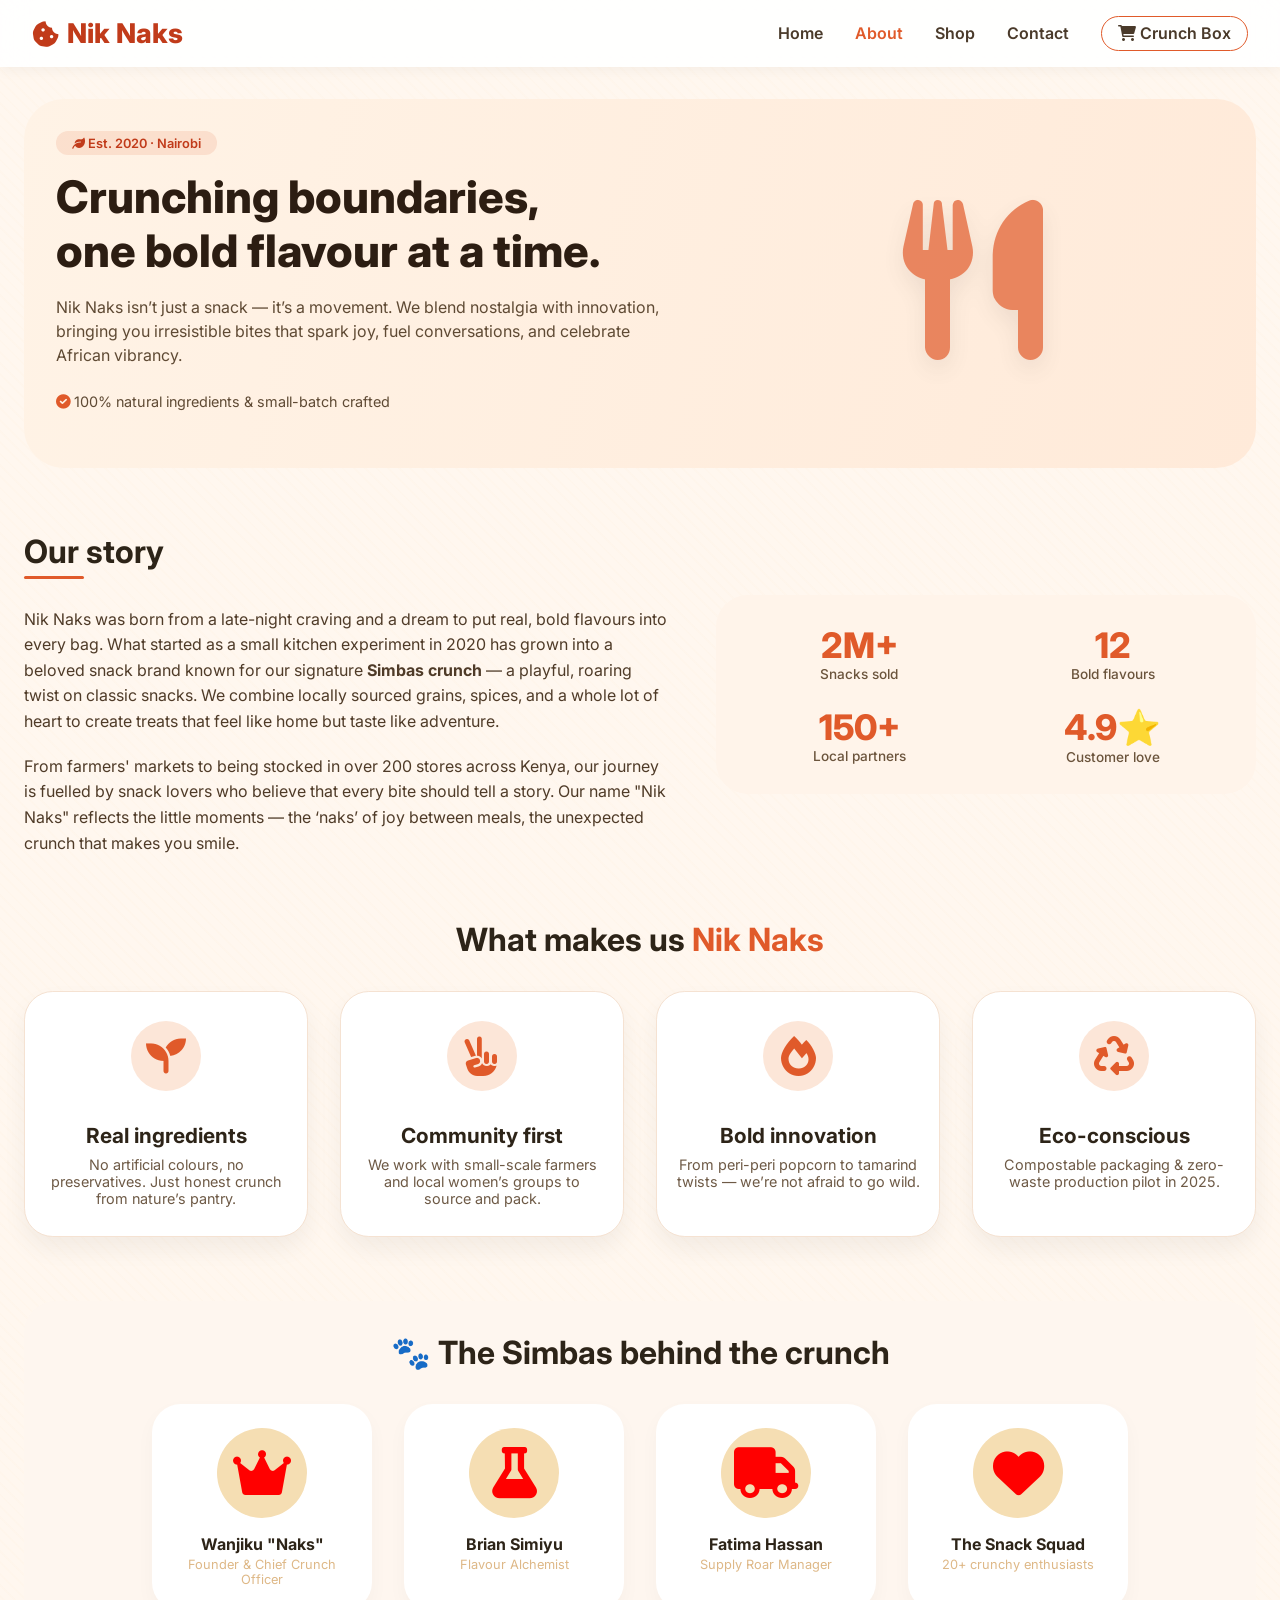
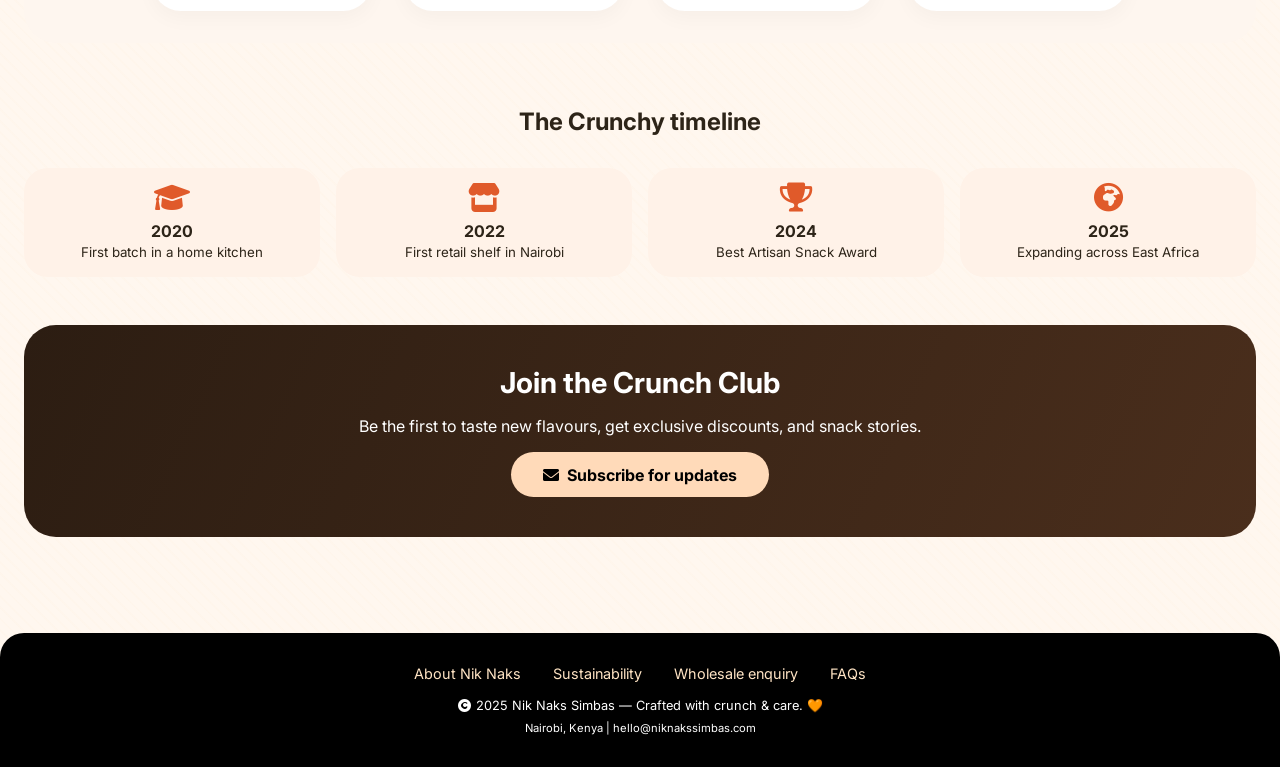
<file: about.html>
<!DOCTYPE html>
<html lang="en">
<head>
    <meta charset="UTF-8">
    <meta name="viewport" content="width=device-width, initial-scale=1.0, viewport-fit=cover">
    <title>Nik Naks | About Us – Crunchy Stories & Bold Flavours</title>
    <!-- Google Fonts + Font Awesome 6 -->
     <link rel="stylesheet" href="style.css">
<link rel="stylesheet" href="https://cdnjs.cloudflare.com/ajax/libs/font-awesome/6.0.0-beta3/css/all.min.css">
<link href="https://fonts.googleapis.com/css2?family=Inter:wght@300;400;500;600;700;800&display=swap" rel="stylesheet">
    <link href="https://fonts.googleapis.com/css2?family=Inter:opsz,wght@14..32,300;14..32,400;14..32,500;14..32,600;14..32,700;14..32,800&display=swap" rel="stylesheet">
    <link rel="stylesheet" href="https://cdnjs.cloudflare.com/ajax/libs/font-awesome/6.0.0-beta3/css/all.min.css">
    <style>
        * {
            margin: 0;
            padding: 0;
            box-sizing: border-box;
        }

        body {
            font-family: 'Inter', sans-serif;
            background: #FFF7EF;
            background-image: repeating-linear-gradient(45deg, rgba(245, 180, 80, 0.02) 0px, rgba(245, 180, 80, 0.02) 2px, transparent 2px, transparent 8px);
            color: #2D2418;
        }

        /* header / navbar */
        .navbar {
            background: #FFFFFFE6;
            backdrop-filter: blur(12px);
            padding: 1rem 2rem;
            position: sticky;
            top: 0;
            z-index: 100;
            box-shadow: 0 2px 15px rgba(0,0,0,0.05);
            display: flex;
            flex-wrap: wrap;
            justify-content: space-between;
            align-items: center;
            gap: 1rem;
        }

        .logo a {
            font-size: 1.7rem;
            font-weight: 800;
            text-decoration: none;
            color: #C13B1A;
            display: flex;
            align-items: center;
            gap: 8px;
        }

        .nav-links {
            display: flex;
            gap: 2rem;
            align-items: center;
        }

        .nav-links a {
            text-decoration: none;
            font-weight: 600;
            color: #4A3A2A;
            transition: 0.2s;
        }

        .nav-links a:hover, .nav-links a.active {
            color: #E05A2A;
        }

        .btn-outline {
            border: 1.5px solid #E05A2A;
            padding: 0.4rem 1rem;
            border-radius: 2rem;
            background: transparent;
            color: #E05A2A;
        }

        .btn-outline:hover {
            background: #E05A2A;
            color: white;
        }

        /* main content */
        .container {
            max-width: 1280px;
            margin: 0 auto;
            padding: 2rem 1.5rem;
        }

        /* hero section */
        .hero-about {
            display: flex;
            flex-wrap: wrap;
            align-items: center;
            gap: 2.5rem;
            margin-bottom: 4rem;
            background: linear-gradient(105deg, #FFF3E6 0%, #FFEAD9 100%);
            border-radius: 2.5rem;
            padding: 2rem 2rem;
        }

        .hero-text {
            flex: 1;
        }

        .hero-text .badge {
            background: #E05A2A20;
            display: inline-block;
            padding: 0.3rem 1rem;
            border-radius: 40px;
            font-size: 0.8rem;
            font-weight: 600;
            color: #C13B1A;
            margin-bottom: 1rem;
        }

        .hero-text h1 {
            font-size: 2.8rem;
            font-weight: 800;
            line-height: 1.2;
            margin-bottom: 1rem;
            color: #2C1D12;
        }

        .hero-text p {
            font-size: 1rem;
            color: #5F4A34;
            line-height: 1.5;
            margin-bottom: 1.5rem;
        }

        .hero-image {
            flex: 0.8;
            text-align: center;
        }

        .hero-image i {
            font-size: 10rem;
            color: #E05A2A;
            opacity: 0.7;
            filter: drop-shadow(0 10px 12px rgba(0,0,0,0.1));
        }

        /* story section */
        .story-section {
            display: flex;
            flex-wrap: wrap;
            gap: 3rem;
            margin: 4rem 0;
            align-items: center;
        }

        .story-text {
            flex: 1.2;
        }

        .story-text h2 {
            font-size: 2rem;
            font-weight: 700;
            margin-bottom: 1rem;
            position: relative;
            display: inline-block;
        }

        .story-text h2:after {
            content: '';
            position: absolute;
            bottom: -8px;
            left: 0;
            width: 60px;
            height: 3px;
            background: #E05A2A;
            border-radius: 3px;
        }

        .story-text p {
            margin-top: 1.2rem;
            line-height: 1.6;
            color: #4F3B28;
        }

        .story-stats {
            flex: 0.9;
            background: #FFF4EA;
            border-radius: 2rem;
            padding: 1.8rem;
            display: grid;
            grid-template-columns: 1fr 1fr;
            gap: 1.5rem;
        }

        .stat-item {
            text-align: center;
        }

        .stat-number {
            font-size: 2.2rem;
            font-weight: 800;
            color: #E05A2A;
        }

        .stat-label {
            font-size: 0.85rem;
            font-weight: 500;
            color: #6B543C;
        }

        /* values grid */
        .values-section {
            margin: 4rem 0;
            text-align: center;
        }

        .values-section h2 {
            font-size: 2rem;
            font-weight: 700;
            margin-bottom: 2rem;
        }

        .values-grid {
            display: grid;
            grid-template-columns: repeat(auto-fit, minmax(230px, 1fr));
            gap: 2rem;
            margin-top: 1rem;
        }

        .value-card {
            background: white;
            padding: 1.8rem 1.2rem;
            border-radius: 1.8rem;
            box-shadow: 0 12px 25px rgba(0,0,0,0.05);
            transition: 0.25s ease;
            border: 1px solid #F5E2D2;
        }

        .value-card:hover {
            transform: translateY(-6px);
            box-shadow: 0 20px 30px rgba(193, 59, 26, 0.1);
            border-color: #FFD7C2;
        }

        .value-icon {
            font-size: 2.5rem;
            background: #FCE6D8;
            width: 70px;
            height: 70px;
            display: inline-flex;
            align-items: center;
            justify-content: center;
            border-radius: 60px;
            color: #E05A2A;
            margin-bottom: 1rem;
        }

        .value-card h3 {
            font-size: 1.3rem;
            margin: 1rem 0 0.5rem;
        }

        .value-card p {
            font-size: 0.9rem;
            color: #6E5A46;
        }

        /* team section */
        .team-section {
            margin: 4rem 0;
            background: #FEF6EF;
            border-radius: 2rem;
            padding: 2rem 1.8rem;
        }

        .team-section h2 {
            text-align: center;
            font-size: 2rem;
            font-weight: 700;
            margin-bottom: 2rem;
        }

        .team-grid {
            display: flex;
            flex-wrap: wrap;
            justify-content: center;
            gap: 2rem;
        }

        .team-member {
            background: white;
            border-radius: 1.8rem;
            padding: 1.5rem;
            text-align: center;
            width: 220px;
            box-shadow: 0 8px 20px rgba(0,0,0,0.03);
            transition: 0.2s;
        }

        .member-avatar {
            font-size: 3.2rem;
            background: wheat;
            width: 90px;
            height: 90px;
            display: flex;
            align-items: center;
            justify-content: center;
            border-radius: 50%;
            margin: 0 auto 1rem;
            color: red;
        }

        .team-member h4 {
            font-weight: 700;
            margin-bottom: 0.2rem;
        }

        .team-member p {
            font-size: 0.8rem;
            color: burlywood;
        }

        /* cta banner */
        .cta-banner {
            background: linear-gradient(115deg, #2C1D12, #4A2E1C);
            border-radius: 2rem;
            padding: 2.5rem;
            text-align: center;
            color: white;
            margin: 3rem 0 2rem;
        }

        .cta-banner h3 {
            font-size: 1.8rem;
            font-weight: 700;
            margin-bottom: 1rem;
        }

        .cta-button {
            background: peachpuff;
            color: black;
            padding: 0.8rem 2rem;
            border-radius: 3rem;
            text-decoration: none;
            font-weight: 700;
            display: inline-flex;
            align-items: center;
            gap: 8px;
            margin-top: 1rem;
            transition: 0.2s;
        }

        .cta-button:hover {
            background: orange;
            transform: scale(1.02);
        }

        /* footer */
        footer {
            background: black;
            color: white;
            padding: 2rem 1.5rem;
            text-align: center;
            margin-top: 2rem;
            border-radius: 1.5rem 1.5rem 0 0;
        }

        .footer-links {
            display: flex;
            justify-content: center;
            gap: 2rem;
            margin-bottom: 1rem;
            flex-wrap: wrap;
        }

        .footer-links a {
            color: bisque;
            text-decoration: none;
            font-size: 0.9rem;
        }

        @media (max-width: 780px) {
            .navbar {
                flex-direction: column;
            }
            .hero-about {
                flex-direction: column;
                text-align: center;
            }
            .hero-text h1 {
                font-size: 2rem;
            }
            .story-section {
                flex-direction: column;
            }
            .story-stats {
                width: 100%;
            }
        }
    </style>
</head>
<body>
    <nav class="navbar">
        <div class="logo">
            <a href="#"><i class="fas fa-cookie-bite"></i> Nik Naks</a>
        </div>
        <div class="nav-links">
             <a href="index.html">Home</a>
            <a href="about.html" class="active">About</a>
            <a href="product.html">Shop</a>
            <a href="contact.html">Contact</a>
            <a href="#" class="btn-outline"><i class="fas fa-cart-shopping"></i> Crunch Box</a>
        </div>
    </nav>

    <main class="container">
        <!-- Hero / brand intro -->
        <div class="hero-about">
            <div class="hero-text">
                <div class="badge"><i class="fas fa-leaf"></i> Est. 2020 · Nairobi</div>
                <h1>Crunching boundaries, <br>one bold flavour at a time.</h1>
                <p>Nik Naks isn’t just a snack — it’s a movement. We blend nostalgia with innovation, bringing you irresistible bites that spark joy, fuel conversations, and celebrate African vibrancy.</p>
                <p style="font-size:0.9rem"><i class="fas fa-check-circle" style="color:#E05A2A;"></i> 100% natural ingredients & small-batch crafted</p>
            </div>
            <div class="hero-image">
                <i class="fas fa-utensils"></i>
                <!-- playful snack icons -->
                <div style="margin-top: 0.5rem; font-size: 2rem;"></div>
            </div>
        </div>

        <!-- Our story + stats -->
        <div class="story-section">
            <div class="story-text">
                <h2>Our story</h2>
                <p>Nik Naks was born from a late-night craving and a dream to put real, bold flavours into every bag. What started as a small kitchen experiment in 2020 has grown into a beloved snack brand known for our signature <strong>Simbas crunch</strong> — a playful, roaring twist on classic snacks. We combine locally sourced grains, spices, and a whole lot of heart to create treats that feel like home but taste like adventure.</p>
                <p>From farmers' markets to being stocked in over 200 stores across Kenya, our journey is fuelled by snack lovers who believe that every bite should tell a story. Our name "Nik Naks" reflects the little moments — the ‘naks’ of joy between meals, the unexpected crunch that makes you smile.</p>
            </div>
            <div class="story-stats">
                <div class="stat-item">
                    <div class="stat-number">2M+</div>
                    <div class="stat-label">Snacks sold</div>
                </div>
                <div class="stat-item">
                    <div class="stat-number">12</div>
                    <div class="stat-label">Bold flavours</div>
                </div>
                <div class="stat-item">
                    <div class="stat-number">150+</div>
                    <div class="stat-label">Local partners</div>
                </div>
                <div class="stat-item">
                    <div class="stat-number">4.9⭐</div>
                    <div class="stat-label">Customer love</div>
                </div>
            </div>
        </div>

        <!-- Core Values -->
        <div class="values-section">
            <h2>What makes us <span style="color:#E05A2A;">Nik Naks</span></h2>
            <div class="values-grid">
                <div class="value-card">
                    <div class="value-icon"><i class="fas fa-seedling"></i></div>
                    <h3>Real ingredients</h3>
                    <p>No artificial colours, no preservatives. Just honest crunch from nature’s pantry.</p>
                </div>
                <div class="value-card">
                    <div class="value-icon"><i class="fas fa-hand-peace"></i></div>
                    <h3>Community first</h3>
                    <p>We work with small-scale farmers and local women’s groups to source and pack.</p>
                </div>
                <div class="value-card">
                    <div class="value-icon"><i class="fas fa-fire"></i></div>
                    <h3>Bold innovation</h3>
                    <p>From peri-peri popcorn to tamarind twists — we’re not afraid to go wild.</p>
                </div>
                <div class="value-card">
                    <div class="value-icon"><i class="fas fa-recycle"></i></div>
                    <h3>Eco-conscious</h3>
                    <p>Compostable packaging & zero-waste production pilot in 2025.</p>
                </div>
            </div>
        </div>

        <!-- Meet the Simbas team (playful leadership) -->
        <div class="team-section">
            <h2>🐾 The Simbas behind the crunch</h2>
            <div class="team-grid">
                <div class="team-member">
                    <div class="member-avatar"><i class="fas fa-crown"></i></div>
                    <h4>Wanjiku "Naks"</h4>
                    <p>Founder & Chief Crunch Officer</p>
                </div>
                <div class="team-member">
                    <div class="member-avatar"><i class="fas fa-flask"></i></div>
                    <h4>Brian Simiyu</h4>
                    <p>Flavour Alchemist</p>
                </div>
                <div class="team-member">
                    <div class="member-avatar"><i class="fas fa-truck"></i></div>
                    <h4>Fatima Hassan</h4>
                    <p>Supply Roar Manager</p>
                </div>
                <div class="team-member">
                    <div class="member-avatar"><i class="fas fa-heart"></i></div>
                    <h4>The Snack Squad</h4>
                    <p>20+ crunchy enthusiasts</p>
                </div>
            </div>
        </div>

        <!-- Milestones / timeline (simple) -->
        <div style="margin: 3rem 0;">
            <h2 style="text-align:center; margin-bottom:2rem;">The Crunchy timeline</h2>
            <div style="display: flex; flex-wrap: wrap; justify-content: space-between; gap: 1rem;">
                <div style="flex:1; min-width:160px; background:#FFF2E8; border-radius:1.5rem; padding:1rem; text-align:center;">
                    <i class="fas fa-mortar-board" style="font-size:1.8rem; color:#E05A2A;"></i>
                    <p style="font-weight:700; margin-top:8px;">2020</p>
                    <small>First batch in a home kitchen</small>
                </div>
                <div style="flex:1; min-width:160px; background:#FFF2E8; border-radius:1.5rem; padding:1rem; text-align:center;">
                    <i class="fas fa-store" style="font-size:1.8rem; color:#E05A2A;"></i>
                    <p style="font-weight:700; margin-top:8px;">2022</p>
                    <small>First retail shelf in Nairobi</small>
                </div>
                <div style="flex:1; min-width:160px; background:#FFF2E8; border-radius:1.5rem; padding:1rem; text-align:center;">
                    <i class="fas fa-trophy" style="font-size:1.8rem; color:#E05A2A;"></i>
                    <p style="font-weight:700; margin-top:8px;">2024</p>
                    <small>Best Artisan Snack Award</small>
                </div>
                <div style="flex:1; min-width:160px; background:#FFF2E8; border-radius:1.5rem; padding:1rem; text-align:center;">
                    <i class="fas fa-globe-africa" style="font-size:1.8rem; color:#E05A2A;"></i>
                    <p style="font-weight:700; margin-top:8px;">2025</p>
                    <small>Expanding across East Africa</small>
                </div>
            </div>
        </div>

        <!-- Call to action -->
        <div class="cta-banner">
            <h3>Join the Crunch Club </h3>
            <p>Be the first to taste new flavours, get exclusive discounts, and snack stories.</p>
            <a href="#" class="cta-button"><i class="fas fa-envelope"></i> Subscribe for updates</a>
        </div>
    </main>

    <footer>
        <div class="footer-links">
            <a href="#">About Nik Naks</a>
            <a href="#">Sustainability</a>
            <a href="#">Wholesale enquiry</a>
            <a href="#">FAQs</a>
        </div>
        <p style="font-size:0.8rem;"><i class="fas fa-copyright"></i> 2025 Nik Naks Simbas — Crafted with crunch & care. 🧡</p>
        <p style="font-size:0.7rem; margin-top:0.5rem;"> Nairobi, Kenya | hello@niknakssimbas.com</p>
    </footer>

</body>
</html>
</file>
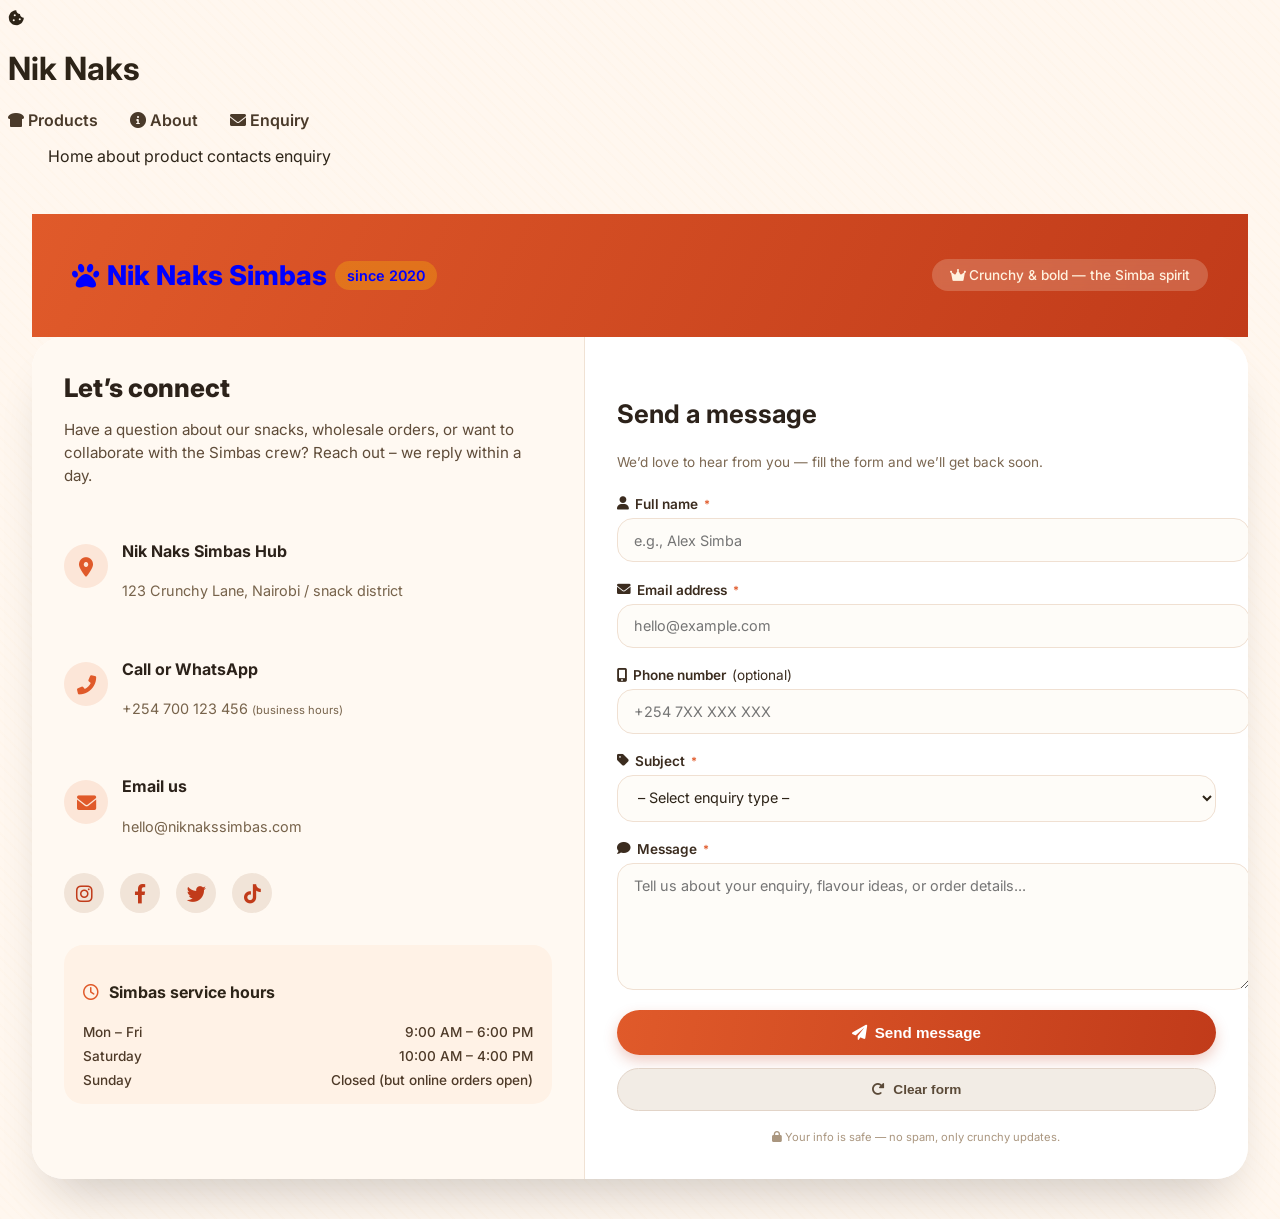
<file: contact.html>
<!DOCTYPE html>
<html lang="en">
<head>
    <meta charset="UTF-8">
    <meta name="viewport" content="width=device-width, initial-scale=1.0, viewport-fit=cover">
    <title>Nik Naks Simbas | Contact & Crunchy Connections</title>
    <link rel="stylesheet" href="style.css">
<link rel="stylesheet" href="https://cdnjs.cloudflare.com/ajax/libs/font-awesome/6.0.0-beta3/css/all.min.css">
<link href="https://fonts.googleapis.com/css2?family=Inter:wght@300;400;500;600;700;800&display=swap" rel="stylesheet">
    
</head>
<body>
    <!-- Mik Naks Products page - shows all flavors-->
    <header class="site-header">
  <div class="logo-area">
    <i class="fas fa-cookie-bite"></i>
    <h1>Nik Naks</h1>
  </div>
  
  <nav class="nav-links">
    <a href="product.html"><i class="fas fa-bread-slice"></i> Products</a>
    <a href="about.html"><i class="fas fa-info-circle"></i> About</a>
    <a href="enquiry.html"><i class="fas fa-envelope"></i> Enquiry</a>
  </nav>
</header>


    <ul>
        <a href="index.html">Home</a> 
        <a href="about.html">about</a>
        <a href="product.html">product</a>
        <a href="contact.html">contacts</a>
        <a href="enquiry.html">enquiry</a>
    </ul>
<div class="contact-wrapper">
    <div class="brand-bar">
        <div class="logo">
            <h2><i class="fas fa-paw"></i> Nik Naks Simbas <span>since 2020</span></h2>
        </div>
        <div class="tagline-badge">
            <i class="fas fa-crown"></i> Crunchy & bold — the Simba spirit
        </div>
    </div>

    <div class="contact-grid">
        <!-- LEFT: Business contact info -->
        <div class="info-panel">
            <div class="info-title">Let’s connect </div>
            <div class="info-desc">
                Have a question about our snacks, wholesale orders, or want to collaborate with the Simbas crew? 
                Reach out – we reply within a day.
            </div>
            <div class="contact-details">
                <div class="detail-item">
                    <div class="detail-icon"><i class="fas fa-map-marker-alt"></i></div>
                    <div class="detail-text">
                        <h4>Nik Naks Simbas Hub</h4>
                        <p>123 Crunchy Lane, Nairobi / snack district</p>
                    </div>
                </div>
                <div class="detail-item">
                    <div class="detail-icon"><i class="fas fa-phone-alt"></i></div>
                    <div class="detail-text">
                        <h4>Call or WhatsApp</h4>
                        <p>+254 700 123 456 <span style="font-size:0.7rem;">(business hours)</span></p>
                    </div>
                </div>
                <div class="detail-item">
                    <div class="detail-icon"><i class="fas fa-envelope"></i></div>
                    <div class="detail-text">
                        <h4>Email us</h4>
                        <p>hello@niknakssimbas.com</p>
                    </div>
                </div>
            </div>
            <div class="social-links">
                <a href="#" class="social-icon"><i class="fab fa-instagram"></i></a>
                <a href="#" class="social-icon"><i class="fab fa-facebook-f"></i></a>
                <a href="#" class="social-icon"><i class="fab fa-twitter"></i></a>
                <a href="#" class="social-icon"><i class="fab fa-tiktok"></i></a>
            </div>
            <div class="business-hours">
                <h4><i class="far fa-clock"></i> Simbas service hours</h4>
                <div class="hours-row"><span>Mon – Fri</span><span>9:00 AM – 6:00 PM</span></div>
                <div class="hours-row"><span>Saturday</span><span>10:00 AM – 4:00 PM</span></div>
                <div class="hours-row"><span>Sunday</span><span>Closed (but online orders open)</span></div>
            </div>
        </div>

        <!-- RIGHT: Contact form -->
        <div class="form-panel">
            <div class="form-header">
                <h3>Send a message</h3>
                <p>We’d love to hear from you — fill the form and we’ll get back soon.</p>
            </div>

            <!-- success alert -->
            <div id="successMessage" class="success-banner" style="display: none;">
                <i class="fas fa-check-circle fa-lg"></i>
                <span id="successText">Thanks! Your message has been delivered to the Simbas team. We'll reply soon 🍿</span>
            </div>

            <form id="contactForm" novalidate>
                <div class="input-group" id="nameGroup">
                    <label><i class="fas fa-user"></i> Full name <span class="required">*</span></label>
                    <input type="text" id="fullName" placeholder="e.g., Alex Simba">
                    <div class="error-message" id="nameError"></div>
                </div>

                <div class="input-group" id="emailGroup">
                    <label><i class="fas fa-envelope"></i> Email address <span class="required">*</span></label>
                    <input type="email" id="email" placeholder="hello@example.com">
                    <div class="error-message" id="emailError"></div>
                </div>

                <div class="input-group" id="phoneGroup">
                    <label><i class="fas fa-mobile-alt"></i> Phone number <span style="font-weight:400;">(optional)</span></label>
                    <input type="tel" id="phone" placeholder="+254 7XX XXX XXX">
                    <div class="error-message" id="phoneError"></div>
                </div>

                <div class="input-group" id="subjectGroup">
                    <label><i class="fas fa-tag"></i> Subject <span class="required">*</span></label>
                    <select id="subjectSelect">
                        <option value="" disabled selected>– Select enquiry type –</option>
                        <option value="General question"> General question</option>
                        <option value="Wholesale / bulk"> Wholesale / bulk order</option>
                        <option value="Product feedback"> Product feedback</option>
                        <option value="Partnership"> Partnership or event</option>
                        <option value="Other"> Other</option>
                    </select>
                    <div class="error-message" id="subjectError"></div>
                </div>

                <div class="input-group" id="messageGroup">
                    <label><i class="fas fa-comment"></i> Message <span class="required">*</span></label>
                    <textarea id="message" placeholder="Tell us about your enquiry, flavour ideas, or order details..."></textarea>
                    <div class="error-message" id="messageError"></div>
                </div>

                <button type="submit" class="btn-submit"><i class="fas fa-paper-plane"></i> Send message</button>
                <button type="button" id="clearFormBtn" class="btn-reset"><i class="fas fa-redo-alt"></i> Clear form</button>
                <div class="note">
                    <i class="fas fa-lock"></i> Your info is safe — no spam, only crunchy updates.
                </div>
            </form>
        </div>
    </div>
</div>

</body>
</html>
</file>
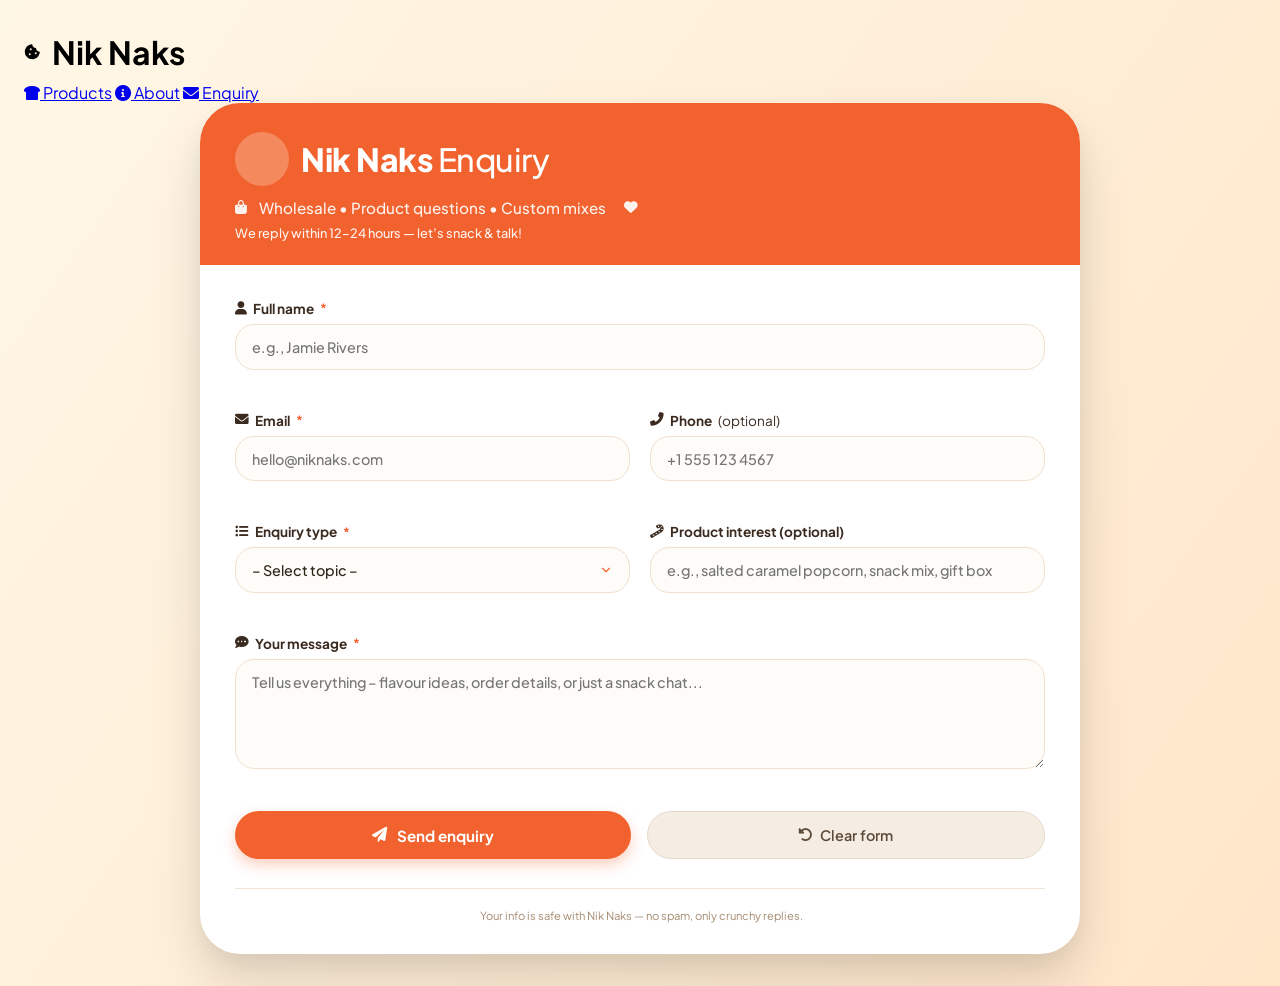
<file: enquiry.html>
<!DOCTYPE html>
<html lang="en">
<head>
    
</div>
    <meta charset="UTF-8">
    <meta name="viewport" content="width=device-width, initial-scale=1.0, viewport-fit=cover">
    <title>Nik Naks | Enquiry & Wholesale Hub</title>
    <!-- Google Fonts + Font Awesome 6 (free) -->
    <link href="https://fonts.googleapis.com/css2?family=Plus+Jakarta+Sans:wght@400;500;600;700;800&display=swap" rel="stylesheet">
    <link rel="stylesheet" href="https://cdnjs.cloudflare.com/ajax/libs/font-awesome/6.0.0-beta3/css/all.min.css">
</head>
<body>
    <!-- Mik Naks Products page - shows all flavors-->
    <header class="site-header">
  <div class="logo-area">
    <i class="fas fa-cookie-bite"></i>
    <h1>Nik Naks</h1>
  </div>
  
  <nav class="nav-links">
    <a href="product.html"><i class="fas fa-bread-slice"></i> Products</a>
    <a href="about.html"><i class="fas fa-info-circle"></i> About</a>
    <a href="enquiry.html"><i class="fas fa-envelope"></i> Enquiry</a>
  </nav>
</header>


    <style>
        * {
            margin: 0;
            padding: 0;
            box-sizing: border-box;
        }

        body {
            font-family: 'Plus Jakarta Sans', sans-serif;
            background: linear-gradient(125deg, #fff7e6 0%, #ffe6c9 100%);
            min-height: 100vh;
            padding: 2rem 1.5rem;
            position: relative;
        }

        /* decorative snack elements */
        body::before {
            content: "";
            font-size: 110px;
            opacity: 0.08;
            position: fixed;
            bottom: 10px;
            right: 0;
            pointer-events: none;
            white-space: pre;
            transform: rotate(-8deg);
            letter-spacing: 15px;
        }

        /* main card */
        .enquiry-container {
            max-width: 880px;
            margin: 0 auto;
            background: #ffffff;
            border-radius: 2.5rem;
            box-shadow: 0 30px 55px rgba(0, 0, 0, 0.12), 0 10px 20px rgba(0, 0, 0, 0.05);
            overflow: hidden;
            transition: all 0.2s;
            position: relative;
            z-index: 2;
        }

        /* brand header */
        .brand-header {
            background: #F2622E;  /* bold orange reminiscent of snack packaging */
            padding: 1.8rem 2.2rem 1.5rem 2.2rem;
            color: white;
            position: relative;
            overflow: hidden;
        }

        .brand-header::after {
            content: "";
            font-size: 110px;
            position: absolute;
            bottom: -25px;
            right: -20px;
            opacity: 0.2;
            pointer-events: none;
            transform: rotate(10deg);
        }

        .logo-area {
            display: flex;
            align-items: center;
            gap: 12px;
            flex-wrap: wrap;
            margin-bottom: 10px;
        }

        .logo-icon {
            background: rgba(255,255,240,0.25);
            width: 54px;
            height: 54px;
            border-radius: 28px;
            display: flex;
            align-items: center;
            justify-content: center;
            font-size: 2rem;
            backdrop-filter: blur(2px);
        }

        .brand-header h1 {
            font-size: 2rem;
            font-weight: 800;
            letter-spacing: -0.5px;
            margin: 0;
            line-height: 1.2;
        }

        .brand-header .tagline {
            font-weight: 500;
            opacity: 0.92;
            font-size: 0.95rem;
            margin-top: 12px;
            display: flex;
            gap: 12px;
            align-items: center;
            flex-wrap: wrap;
        }

        .tagline i {
            font-size: 0.85rem;
        }

        /* form panel */
        .form-panel {
            padding: 2.2rem 2.2rem 2rem;
        }

        .two-col-grid {
            display: grid;
            grid-template-columns: 1fr 1fr;
            gap: 1.2rem;
        }

        .full-width {
            grid-column: span 2;
        }

        .input-field {
            margin-bottom: 1.1rem;
            display: flex;
            flex-direction: column;
        }

        .input-field label {
            font-weight: 700;
            font-size: 0.85rem;
            color: #3b2a1f;
            margin-bottom: 0.45rem;
            display: flex;
            align-items: center;
            gap: 6px;
        }

        .required {
            color: #F2622E;
            font-size: 0.8rem;
        }

        input, select, textarea {
            font-family: 'Plus Jakarta Sans', sans-serif;
            width: 100%;
            padding: 0.8rem 1rem;
            border: 1.5px solid #f0e0cf;
            border-radius: 1.2rem;
            font-size: 0.9rem;
            background-color: #fefcf8;
            transition: all 0.2s;
            outline: none;
            color: #2d2418;
            font-weight: 500;
        }

        textarea {
            resize: vertical;
            min-height: 110px;
        }

        input:focus, select:focus, textarea:focus {
            border-color: #F2622E;
            box-shadow: 0 0 0 3px rgba(242, 98, 46, 0.15);
            background-color: #ffffff;
        }

        /* error & success */
        .error-message {
            font-size: 0.7rem;
            color: #d9534f;
            margin-top: 5px;
            margin-left: 8px;
            display: flex;
            align-items: center;
            gap: 5px;
            font-weight: 500;
        }

        .input-field.error input,
        .input-field.error select,
        .input-field.error textarea {
            border-color: #d9534f;
            background-color: #fff6f5;
        }

        .success-banner {
            background: #E9F7EC;
            border-radius: 1.5rem;
            padding: 1rem 1.4rem;
            margin-bottom: 1.8rem;
            display: flex;
            align-items: center;
            gap: 14px;
            border-left: 5px solid #2e7d32;
            color: #1e4620;
            font-weight: 500;
            animation: slideDown 0.3s ease;
        }

        .success-banner i {
            font-size: 1.7rem;
            color: #2e7d32;
        }

        @keyframes slideDown {
            from {
                opacity: 0;
                transform: translateY(-12px);
            }
            to {
                opacity: 1;
                transform: translateY(0);
            }
        }

        /* action buttons */
        .action-buttons {
            display: flex;
            flex-wrap: wrap;
            gap: 1rem;
            margin-top: 1.2rem;
            margin-bottom: 0.5rem;
        }

        .btn-submit {
            background: #F2622E;
            border: none;
            padding: 0.9rem 1.6rem;
            border-radius: 3rem;
            font-weight: 700;
            font-size: 0.95rem;
            color: white;
            display: inline-flex;
            align-items: center;
            gap: 10px;
            cursor: pointer;
            transition: all 0.25s;
            flex: 1;
            justify-content: center;
            font-family: inherit;
            box-shadow: 0 6px 14px rgba(242, 98, 46, 0.3);
        }

        .btn-submit:hover {
            background: #d84e1c;
            transform: translateY(-2px);
            box-shadow: 0 12px 20px rgba(242, 98, 46, 0.35);
        }

        .btn-reset {
            background: #f5ede4;
            border: 1px solid #e7d9ce;
            padding: 0.9rem 1.6rem;
            border-radius: 3rem;
            font-weight: 600;
            font-size: 0.9rem;
            color: #5c4b38;
            display: inline-flex;
            align-items: center;
            gap: 8px;
            cursor: pointer;
            transition: all 0.2s;
            flex: 1;
            justify-content: center;
            font-family: inherit;
        }

        .btn-reset:hover {
            background: #e6d9cf;
            border-color: #d4c2b2;
            color: #3b2a1f;
        }

        .footnote {
            text-align: center;
            margin-top: 1.8rem;
            font-size: 0.7rem;
            color: #a68b72;
            border-top: 1px solid #f0e3d8;
            padding-top: 1.2rem;
        }

        @media (max-width: 680px) {
            .two-col-grid {
                grid-template-columns: 1fr;
                gap: 0.5rem;
            }
            .full-width {
                grid-column: span 1;
            }
            .form-panel {
                padding: 1.5rem;
            }
            .brand-header {
                padding: 1.4rem 1.5rem;
            }
            .brand-header h1 {
                font-size: 1.6rem;
            }
        }

        /* custom select arrow */
        select {
            appearance: none;
            background-image: url('data:image/svg+xml;utf8,<svg xmlns="http://www.w3.org/2000/svg" width="16" height="16" viewBox="0 0 24 24" fill="none" stroke="%23F2622E" stroke-width="2" stroke-linecap="round" stroke-linejoin="round"><polyline points="6 9 12 15 18 9"></polyline></svg>');
            background-repeat: no-repeat;
            background-position: right 1rem center;
            background-size: 14px;
        }
    </style>
</head>
<body>
<div class="enquiry-container">
    <div class="brand-header">
        <div class="logo-area">
            <div class="logo-icon"></div>
            <h1>Nik Naks <span style="font-weight:500;">Enquiry</span></h1>
        </div>
        <div class="tagline">
            <i class="fas fa-bag-shopping"></i> Wholesale • Product questions • Custom mixes 
            <i class="fas fa-heart" style="margin-left:6px;"></i>
        </div>
        <div class="tagline" style="font-size:0.8rem; margin-top:8px;">
            We reply within 12–24 hours — let’s snack & talk!
        </div>
    </div>

    <div class="form-panel">
        <!-- success message container (dynamic) -->
        <div id="successAlert" class="success-banner" style="display: none;">
            <i class="fas fa-check-circle"></i>
            <span id="successMessageText"> Thanks! Your enquiry has landed safely. Our Nik Naks crew will reach out soon.</span>
        </div>

        <form id="nikNaksForm" novalidate>
            <div class="two-col-grid">
                <!-- Full name -->
                <div class="input-field full-width" id="nameField">
                    <label><i class="fas fa-user"></i> Full name <span class="required">*</span></label>
                    <input type="text" id="fullName" placeholder="e.g., Jamie Rivers" autocomplete="name">
                    <div class="error-message" id="nameError"></div>
                </div>

                <!-- Email -->
                <div class="input-field" id="emailField">
                    <label><i class="fas fa-envelope"></i> Email <span class="required">*</span></label>
                    <input type="email" id="email" placeholder="hello@niknaks.com" autocomplete="email">
                    <div class="error-message" id="emailError"></div>
                </div>

                <!-- Phone (optional) -->
                <div class="input-field" id="phoneField">
                    <label><i class="fas fa-phone-alt"></i> Phone <span style="font-weight:400;">(optional)</span></label>
                    <input type="tel" id="phone" placeholder="+1 555 123 4567">
                    <div class="error-message" id="phoneError"></div>
                </div>

                <!-- Enquiry Topic (dropdown) -->
                <div class="input-field" id="topicField">
                    <label><i class="fas fa-list-ul"></i> Enquiry type <span class="required">*</span></label>
                    <select id="enquiryTopic">
                        <option value="" disabled selected>– Select topic –</option>
                        <option value="general"> General question</option>
                        <option value="wholesale"> Wholesale / Bulk order</option>
                        <option value="product"> Product feedback / suggestion</option>
                        <option value="collab">Collaboration & events</option>
                        <option value="other"> Other</option>
                    </select>
                    <div class="error-message" id="topicError"></div>
                </div>

                <!-- Product of interest (nice extra) -->
                <div class="input-field" id="productInterestField">
                    <label><i class="fas fa-candy-cane"></i> Product interest (optional)</label>
                    <input type="text" id="productInterest" placeholder="e.g., salted caramel popcorn, snack mix, gift box">
                    <div class="error-message" id="productInterestError"></div>
                </div>

                <!-- Message field -->
                <div class="input-field full-width" id="messageField">
                    <label><i class="fas fa-comment-dots"></i> Your message <span class="required">*</span></label>
                    <textarea id="message" placeholder="Tell us everything – flavour ideas, order details, or just a snack chat..."></textarea>
                    <div class="error-message" id="messageError"></div>
                </div>
            </div>

            <div class="action-buttons">
                <button type="submit" class="btn-submit"><i class="fas fa-paper-plane"></i> Send enquiry</button>
                <button type="button" id="clearFormBtn" class="btn-reset"><i class="fas fa-undo-alt"></i> Clear form</button>
            </div>
            <div class="footnote">
                <i class="fas fa-lock-alt"></i> Your info is safe with Nik Naks — no spam, only crunchy replies.
            </div>
        </form>
    </div>
</div>

</body>
</html>
</file>
<file: style.css>
/
   Nik Naks Simbas - Global CSS

/* Reset & Base */
* {
    margin: 0;
    padding: 0;
    box-sizing: border-box;
}

body {
    font-family: 'Inter', sans-serif;
    background: #FFF7EF;
    background-image: repeating-linear-gradient(45deg, rgba(245, 180, 80, 0.02) 0px, rgba(245, 180, 80, 0.02) 2px, transparent 2px, transparent 8px);
    color: #2D2418;
    min-height: 100vh;
}

img {
    max-width: 100%;
    display: block;
}

a {
    text-decoration: none;
    color: inherit;
}

/* Container */
.container, .contact-wrapper, .enquiry-container {
    max-width: 1280px;
    margin: 0 auto;
    padding: 2rem 1.5rem;
}


.navbar {
    background: #FFFFFFE6;
    backdrop-filter: blur(12px);
    padding: 1rem 2rem;
    position: sticky;
    top: 0;
    z-index: 100;
    box-shadow: 0 2px 15px rgba(0,0,0,0.05);
    display: flex;
    flex-wrap: wrap;
    justify-content: space-between;
    align-items: center;
    gap: 1rem;
}

.logo a, .logo h2 {
    font-size: 1.7rem;
    font-weight: 800;
    color: blue;
    display: flex;
    align-items: center;
    gap: 8px;
}

.logo span {
    background: rgba(255,215,0,0.25);
    padding: 6px 12px;
    border-radius: 40px;
    font-size: 0.9rem;
    font-weight: 600;
}

.nav-links {
    display: flex;
    gap: 2rem;
    align-items: center;
}

.nav-links a {
    font-weight: 600;
    color: #4A3A2A;
    transition: 0.2s;
}

.nav-links a:hover, 
.nav-links a.active {
    color: #E05A2A;
}

.btn-outline {
    border: 1.5px solid #E05A2A;
    padding: 0.4rem 1rem;
    border-radius: 2rem;
    background: transparent;
    color: #E05A2A;
    transition: 0.2s;
}

.btn-outline:hover {
    background: #E05A2A;
    color: white;
}

/* ===========================
   Brand Bar - Contact Page
   =========================== */
.brand-bar {
    background: linear-gradient(115deg, #E05A2A 0%, #C13B1A 100%);
    padding: 1.4rem 2.5rem;
    display: flex;
    flex-wrap: wrap;
    justify-content: space-between;
    align-items: center;
    gap: 1rem;
}

.tagline-badge {
    background: rgba(255,255,240,0.2);
    backdrop-filter: blur(4px);
    padding: 8px 18px;
    border-radius: 60px;
    color: #FFF2DF;
    font-weight: 500;
    font-size: 0.85rem;
}

/* ===========================
   Hero Sections
   =========================== */
.hero-about {
    display: flex;
    flex-wrap: wrap;
    align-items: center;
    gap: 2.5rem;
    margin-bottom: 4rem;
    background: linear-gradient(105deg, #FFF3E6 0%, #FFEAD9 100%);
    border-radius: 2.5rem;
    padding: 2rem;
}

.hero-text {
    flex: 1;
}

.hero-text .badge {
    background: #E05A2A20;
    display: inline-block;
    padding: 0.3rem 1rem;
    border-radius: 40px;
    font-size: 0.8rem;
    font-weight: 600;
    color: #C13B1A;
    margin-bottom: 1rem;
}

.hero-text h1 {
    font-size: 2.8rem;
    font-weight: 800;
    line-height: 1.2;
    margin-bottom: 1rem;
    color: #2C1D12;
}

.hero-text p {
    font-size: 1rem;
    color: #5F4A34;
    line-height: 1.5;
    margin-bottom: 1.5rem;
}

.hero-image {
    flex: 0.8;
    text-align: center;
}

.hero-image i {
    font-size: 10rem;
    color: #E05A2A;
    opacity: 0.7;
    filter: drop-shadow(0 10px 12px rgba(0,0,0,0.1));
}

/* ===========================
   Story & Stats
   =========================== */
.story-section {
    display: flex;
    flex-wrap: wrap;
    gap: 3rem;
    margin: 4rem 0;
    align-items: center;
}

.story-text {
    flex: 1.2;
}

.story-text h2 {
    font-size: 2rem;
    font-weight: 700;
    margin-bottom: 1rem;
    position: relative;
    display: inline-block;
}

.story-text h2:after {
    content: '';
    position: absolute;
    bottom: -8px;
    left: 0;
    width: 60px;
    height: 3px;
    background: #E05A2A;
    border-radius: 3px;
}

.story-text p {
    margin-top: 1.2rem;
    line-height: 1.6;
    color: #4F3B28;
}

.story-stats {
    flex: 0.9;
    background: #FFF4EA;
    border-radius: 2rem;
    padding: 1.8rem;
    display: grid;
    grid-template-columns: 1fr 1fr;
    gap: 1.5rem;
}

.stat-item {
    text-align: center;
}

.stat-number {
    font-size: 2.2rem;
    font-weight: 800;
    color: #E05A2A;
}

.stat-label {
    font-size: 0.85rem;
    font-weight: 500;
    color: #6B543C;
}

/* ===========================
   Values Grid
   =========================== */
.values-section {
    margin: 4rem 0;
    text-align: center;
}

.values-section h2 {
    font-size: 2rem;
    font-weight: 700;
    margin-bottom: 2rem;
}

.values-grid {
    display: grid;
    grid-template-columns: repeat(auto-fit, minmax(230px, 1fr));
    gap: 2rem;
    margin-top: 1rem;
}

.value-card {
    background: white;
    padding: 1.8rem 1.2rem;
    border-radius: 1.8rem;
    box-shadow: 0 12px 25px rgba(0,0,0,0.05);
    transition: 0.25s ease;
    border: 1px solid #F5E2D2;
}

.value-card:hover {
    transform: translateY(-6px);
    box-shadow: 0 20px 30px rgba(193, 59, 26, 0.1);
    border-color: #FFD7C2;
}

.value-icon {
    font-size: 2.5rem;
    background: #FCE6D8;
    width: 70px;
    height: 70px;
    display: inline-flex;
    align-items: center;
    justify-content: center;
    border-radius: 60px;
    color: #E05A2A;
    margin-bottom: 1rem;
}

.value-card h3 {
    font-size: 1.3rem;
    margin: 1rem 0 0.5rem;
}

.value-card p {
    font-size: 0.9rem;
    color: #6E5A46;
}

/* ===========================
   Team Section
   =========================== */
.team-section {
    margin: 4rem 0;
    background: #FEF6EF;
    border-radius: 2rem;
    padding: 2rem 1.8rem;
}

.team-section h2 {
    text-align: center;
    font-size: 2rem;
    font-weight: 700;
    margin-bottom: 2rem;
}

.team-grid {
    display: flex;
    flex-wrap: wrap;
    justify-content: center;
    gap: 2rem;
}

.team-member {
    background: white;
    border-radius: 1.8rem;
    padding: 1.5rem;
    text-align: center;
    width: 220px;
    box-shadow: 0 8px 20px rgba(0,0,0,0.03);
    transition: 0.2s;
}

.member-avatar {
    font-size: 3.2rem;
    background: #F2E0D2;
    width: 90px;
    height: 90px;
    display: flex;
    align-items: center;
    justify-content: center;
    border-radius: 50%;
    margin: 0 auto 1rem;
    color: #C13B1A;
}

.team-member h4 {
    font-weight: 700;
    margin-bottom: 0.2rem;
}

.team-member p {
    font-size: 0.8rem;
    color: #997F64;
}

/* ===========================
   CTA Banner
   =========================== */
.cta-banner {
    background: linear-gradient(115deg, #2C1D12, #4A2E1C);
    border-radius: 2rem;
    padding: 2.5rem;
    text-align: center;
    color: white;
    margin: 3rem 0 2rem;
}

.cta-banner h3 {
    font-size: 1.8rem;
    font-weight: 700;
    margin-bottom: 1rem;
}

.cta-button {
    background: #FFB347;
    color: #2C1D12;
    padding: 0.8rem 2rem;
    border-radius: 3rem;
    font-weight: 700;
    display: inline-flex;
    align-items: center;
    gap: 8px;
    margin-top: 1rem;
    transition: 0.2s;
}

.cta-button:hover {
    background: #FFA01E;
    transform: scale(1.02);
}

/* ===========================
   Contact Page Layout
   =========================== */
.contact-grid {
    display: grid;
    grid-template-columns: 1fr 1.2fr;
    gap: 0;
    background: white;
    border-radius: 2rem;
    overflow: hidden;
    box-shadow: 0 30px 50px -20px rgba(0, 0, 0, 0.2);
}

.info-panel {
    background: #FFF9F2;
    padding: 2.2rem 2rem;
    border-right: 1px solid #f0e2d4;
}

.info-title {
    font-size: 1.6rem;
    font-weight: 800;
    color: #2c221a;
    margin-bottom: 1rem;
}

.info-desc {
    color: #5e4b38;
    line-height: 1.5;
    margin-bottom: 2rem;
    font-size: 0.95rem;
}

.detail-item {
    display: flex;
    align-items: center;
    gap: 14px;
    margin-bottom: 1.5rem;
}

.detail-icon {
    width: 44px;
    height: 44px;
    background: #FCE6D8;
    border-radius: 30px;
    display: flex;
    align-items: center;
    justify-content: center;
    color: #E05A2A;
    font-size: 1.2rem;
}

.detail-text h4 {
    font-size: 1rem;
    font-weight: 700;
    color: #2c221a;
}

.detail-text p {
    font-size: 0.9rem;
    color: #77634b;
    margin-top: 4px;
}

.social-links {
    display: flex;
    gap: 1rem;
    margin-top: 1.5rem;
}

.social-icon {
    background: #f1e4d8;
    width: 40px;
    height: 40px;
    border-radius: 40px;
    display: flex;
    align-items: center;
    justify-content: center;
    color: #C13B1A;
    font-size: 1.2rem;
    transition: all 0.2s;
}

.social-icon:hover {
    background: #E05A2A;
    color: white;
    transform: translateY(-3px);
}

.business-hours {
    margin-top: 2rem;
    background: #fff2e6;
    padding: 1rem 1.2rem;
    border-radius: 1.2rem;
}

.business-hours h4 i {
    margin-right: 6px;
    color: #E05A2A;
}

.hours-row {
    display: flex;
    justify-content: space-between;
    font-size: 0.85rem;
    margin-top: 8px;
    color: #4e3a28;
    font-weight: 500;
}

/* ===========================
   Forms - Contact & Enquiry
   =========================== */
.form-panel {
    padding: 2.2rem 2rem;
    background: white;
}

.form-header {
    margin-bottom: 1.6rem;
}

.form-header h3 {
    font-size: 1.6rem;
    font-weight: 700;
    color: #2c221a;
}

.form-header p {
    color: #7c6852;
    font-size: 0.85rem;
    margin-top: 6px;
}

.input-group, .input-field {
    margin-bottom: 1.2rem;
    display: flex;
    flex-direction: column;
}

.input-group label, .input-field label {
    font-weight: 600;
    font-size: 0.85rem;
    color: #3b2c1f;
    margin-bottom: 6px;
    display: flex;
    align-items: center;
    gap: 6px;
}

.required {
    color: #E05A2A;
    font-size: 0.7rem;
}

input, textarea, select {
    font-family: 'Inter', sans-serif;
    width: 100%;
    padding: 0.8rem 1rem;
    border: 1.5px solid #f0e0d2;
    border-radius: 1rem;
    background: #FEFCF8;
    font-size: 0.9rem;
    transition: 0.2s;
    outline: none;
    color: #2d2418;
}

input:focus, textarea:focus, select:focus {
    border-color: #E05A2A;
    box-shadow: 0 0 0 3px rgba(224, 90, 42, 0.15);
    background: white;
}

textarea {
    resize: vertical;
    min-height: 100px;
}

.btn-submit {
    background: linear-gradient(100deg, #E05A2A, #C13B1A);
    border: none;
    padding: 0.9rem 1.4rem;
    border-radius: 2rem;
    font-weight: 700;
    font-size: 0.95rem;
    color: white;
    display: inline-flex;
    align-items: center;
    justify-content: center;
    gap: 8px;
    width: 100%;
    cursor: pointer;
    transition: all 0.2s;
    box-shadow: 0 6px 14px rgba(193, 59, 26, 0.25);
}

.btn-submit:hover {
    background: linear-gradient(100deg, #c44c24, #a53215);
    transform: translateY(-2px);
    box-shadow: 0 12px 20px rgba(193, 59, 26, 0.3);
}

.btn-reset {
    background: #f2ece5;
    border: 1px solid #e2d4c8;
    padding: 0.8rem 1rem;
    border-radius: 2rem;
    font-weight: 600;
    font-size: 0.85rem;
    color: #5b4a38;
    display: inline-flex;
    align-items: center;
    justify-content: center;
    gap: 8px;
    width: 100%;
    cursor: pointer;
    margin-top: 0.8rem;
    transition: 0.2s;
}

.btn-reset:hover {
    background: #e7ddd2;
    border-color: #cfc0b2;
}

.note, .footnote {
    font-size: 0.7rem;
    text-align: center;
    margin-top: 1.2rem;
    color: #aa967f;
}

/* Two column form grid */
.two-col-grid {
    display: grid;
    grid-template-columns: 1fr 1fr;
    gap: 1.2rem;
}

.full-width {
    grid-column: span 2;
}

/* ===========================
   Footer
   =========================== */
footer {
    background: #1F160F;
    color: #DBCEBD;
    padding: 2rem 1.5rem;
    text-align: center;
    margin-top: 2rem;
    border-radius: 1.5rem 1.5rem 0 0;
}

.footer-links {
    display: flex;
    justify-content: center;
    gap: 2rem;
    margin-bottom: 1rem;
    flex-wrap: wrap;
}

.footer-links a {
    color: #FFD6B3;
    font-size: 0.9rem;
    transition: 0.2s;
}

.footer-links a:hover {
    color: #E05A2A;
}

/* ===========================
   Responsive
   =========================== */
@media (max-width: 860px) {
    .contact-grid {
        grid-template-columns: 1fr;
    }
    .info-panel {
        border-right: none;
        border-bottom: 1px solid #f0e2d4;
    }
    .brand-bar {
        flex-direction: column;
        text-align: center;
    }
}

@media (max-width: 780px) {
    .navbar {
        flex-direction: column;
    }
    .hero-about, .story-section {
        flex-direction: column;
        text-align: center;
    }
    .hero-text h1 {
        font-size: 2rem;
    }
    .story-stats {
        width: 100%;
    }
    .two-col-grid {
        grid-template-columns: 1fr;
    }
    .full-width {
        grid-column: span 1;
    }
}

@media (max-width: 480px) {
    .contact-wrapper, .enquiry-container {
        border-radius: 1.5rem;
    }
    .info-panel, .form-panel, .form-panel {
        padding: 1.5rem;
    }
}
</file>
